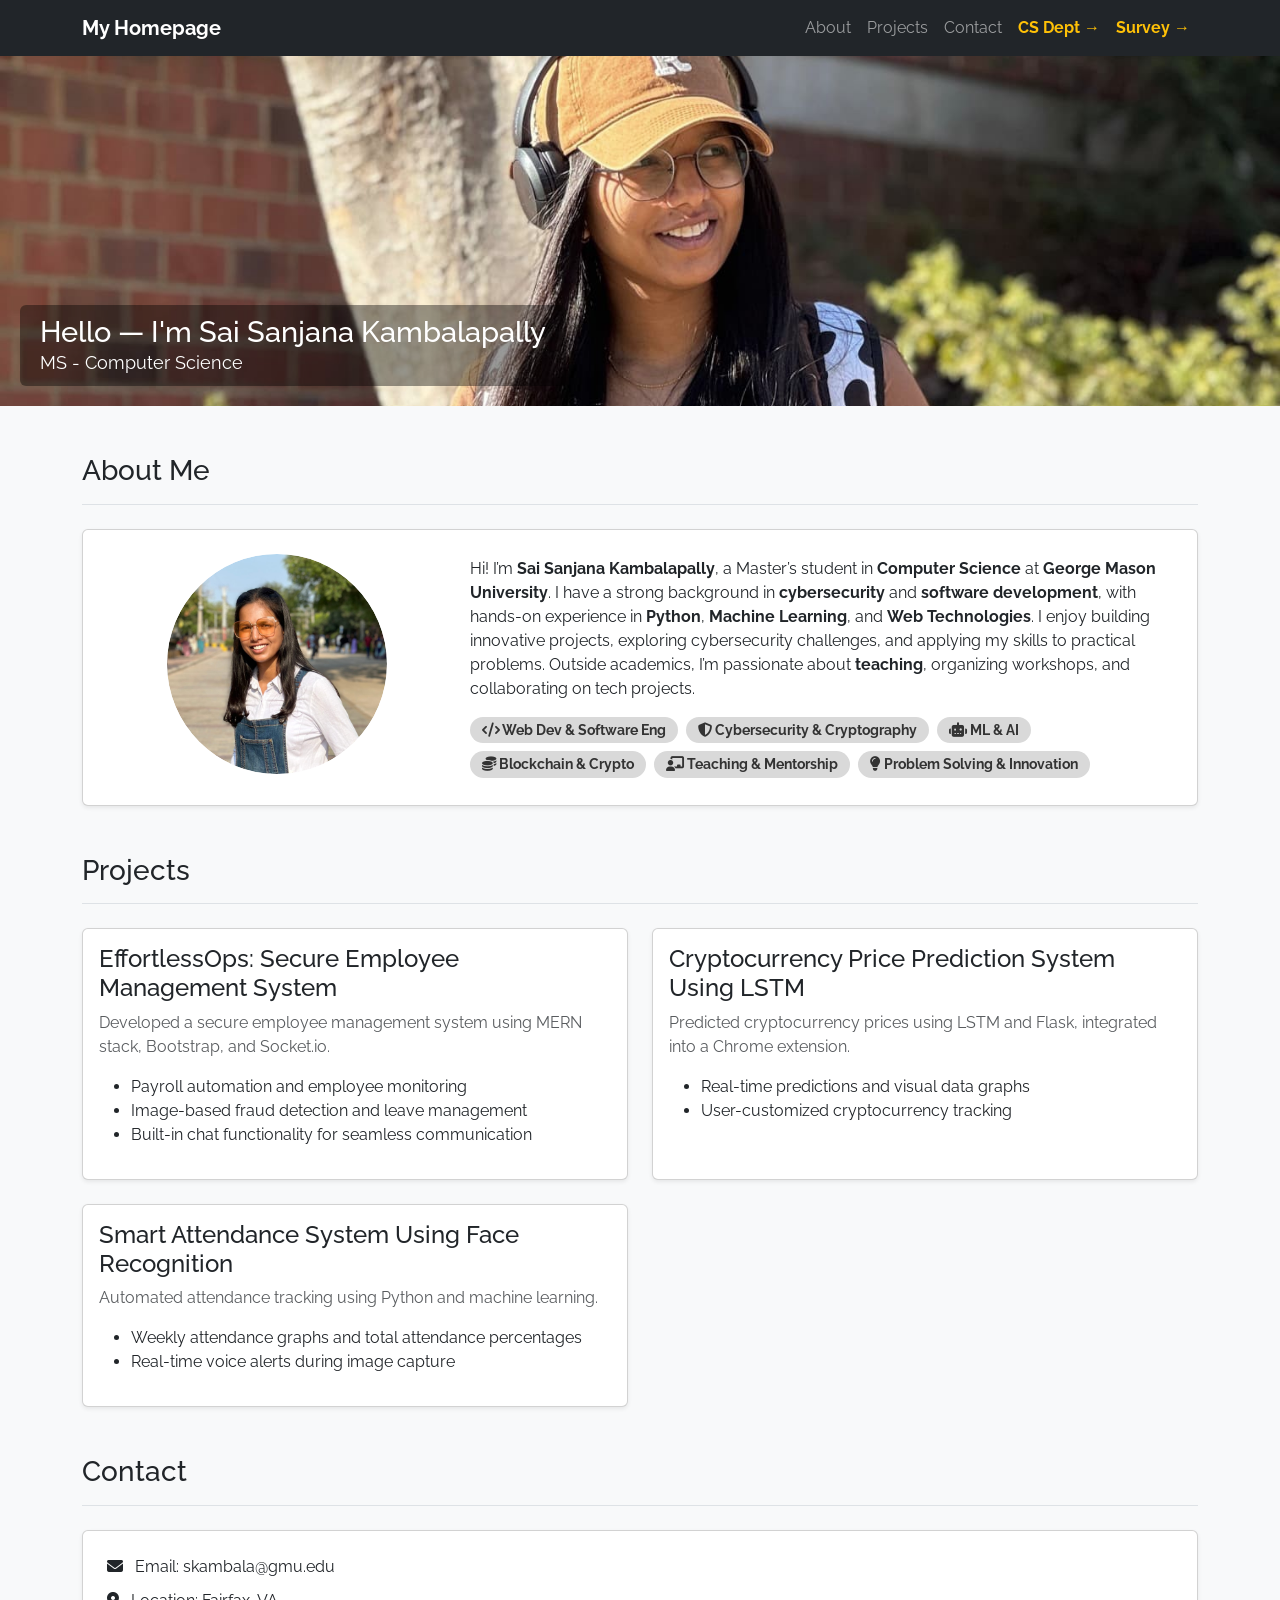
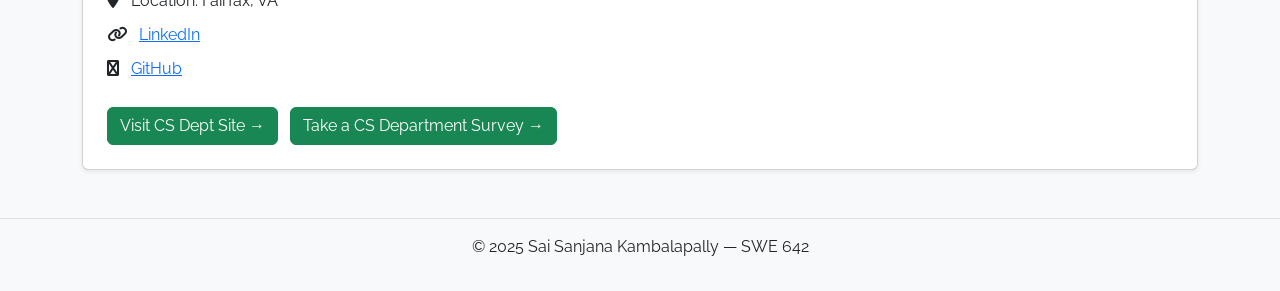
<file: index.html>
<!--Sai Sanjana Kambalapally-->

<!DOCTYPE html>
<html lang="en">
<head>
  <title>My SWE 642 Homepage</title>
  <meta charset="UTF-8">
  <meta name="viewport" content="width=device-width, initial-scale=1">

  <!-- Google Fonts -->
  <link rel="stylesheet" href="https://fonts.googleapis.com/css?family=Raleway">
  <!-- Font Awesome -->
  <link rel="stylesheet" href="https://cdnjs.cloudflare.com/ajax/libs/font-awesome/6.4.0/css/all.min.css">
  <!-- Bootstrap CSS -->
  <link href="https://cdn.jsdelivr.net/npm/bootstrap@5.3.3/dist/css/bootstrap.min.css" rel="stylesheet">
  <!-- Bootstrap Bundle JS (with Popper) -->
  <script src="https://cdn.jsdelivr.net/npm/bootstrap@5.3.3/dist/js/bootstrap.bundle.min.js"></script>

  <!-- Custom CSS -->
  <link rel="stylesheet" href="css/profile.css">
</head>
<body class="bg-light">

<!-- Navbar -->
<nav class="navbar navbar-expand-lg navbar-dark bg-dark fixed-top">
  <div class="container">
    <a class="navbar-brand fw-bold" href="index.html">My Homepage</a>
    <button class="navbar-toggler" type="button" data-bs-toggle="collapse" data-bs-target="#navbarNav"
      aria-controls="navbarNav" aria-expanded="false" aria-label="Toggle navigation">
      <span class="navbar-toggler-icon"></span>
    </button>
    <div class="collapse navbar-collapse" id="navbarNav">
      <ul class="navbar-nav ms-auto">
        <li class="nav-item"><a class="nav-link" href="#about">About</a></li>
        <li class="nav-item"><a class="nav-link" href="#projects">Projects</a></li>
        <li class="nav-item"><a class="nav-link" href="#contact">Contact</a></li>
        <li class="nav-item"><a class="nav-link text-warning fw-bold" href="csdept.html">CS Dept →</a></li>
        <li class="nav-item"><a class="nav-link text-warning fw-bold" href="survey.html">Survey →</a></li>
      </ul>
    </div>
  </div>
</nav>

<!-- Hero Section -->
<header class="hero">
  <img src="images/profile.jpg" alt="Profile background" class="hero-bg" aria-hidden="true">
  <div class="hero-content">
    <h1 class="name">Hello — I'm Sai Sanjana Kambalapally</h1>
    <p class="hero-subtitle">MS - Computer Science</p>
  </div>
</header>

<!-- About Section -->
<section class="container my-5" id="about">
  <h3 class="border-bottom pb-3 mb-4">About Me</h3>
  <div class="about-card card shadow-sm p-4">
    <div class="row g-4 align-items-center">
      <div class="col-md-4 text-center">
        <div class="profile-img-container">
          <img src="images/Sanjana.jpg" alt="Profile photo" class="profile-img rounded-circle img-fluid">
        </div>
      </div>
      <div class="col-md-8 about-text">
        <p>
          Hi! I’m <strong>Sai Sanjana Kambalapally</strong>, a Master’s student in <strong>Computer Science</strong> at 
          <strong>George Mason University</strong>. I have a strong background in <strong>cybersecurity</strong> and 
          <strong>software development</strong>, with hands-on experience in <strong>Python</strong>, <strong>Machine Learning</strong>, and 
          <strong>Web Technologies</strong>. I enjoy building innovative projects, exploring cybersecurity challenges, 
          and applying my skills to practical problems. Outside academics, I’m passionate about <strong>teaching</strong>, 
          organizing workshops, and collaborating on tech projects.
        </p>
        <div class="skills-badges">
          <span class="badge"><i class="fa fa-code"></i> Web Dev & Software Eng</span>
          <span class="badge"><i class="fa fa-shield-alt"></i> Cybersecurity & Cryptography</span>
          <span class="badge"><i class="fa fa-robot"></i> ML & AI</span>
          <span class="badge"><i class="fa fa-coins"></i> Blockchain & Crypto</span>
          <span class="badge"><i class="fa fa-chalkboard-teacher"></i> Teaching & Mentorship</span>
          <span class="badge"><i class="fa fa-lightbulb"></i> Problem Solving & Innovation</span>
        </div>
      </div>
    </div>
  </div>
</section>

<!-- Projects Section -->
<section class="container my-5" id="projects">
  <h3 class="border-bottom pb-3 mb-4">Projects</h3>
  <div class="row g-4">
    <div class="col-md-6">
      <div class="card h-100 shadow-sm">
        <div class="card-body">
          <h4>EffortlessOps: Secure Employee Management System</h4>
          <p class="text-muted">Developed a secure employee management system using MERN stack, Bootstrap, and Socket.io.</p>
          <ul>
            <li>Payroll automation and employee monitoring</li>
            <li>Image-based fraud detection and leave management</li>
            <li>Built-in chat functionality for seamless communication</li>
          </ul>
        </div>
      </div>
    </div>
    <div class="col-md-6">
      <div class="card h-100 shadow-sm">
        <div class="card-body">
          <h4>Cryptocurrency Price Prediction System Using LSTM</h4>
          <p class="text-muted">Predicted cryptocurrency prices using LSTM and Flask, integrated into a Chrome extension.</p>
          <ul>
            <li>Real-time predictions and visual data graphs</li>
            <li>User-customized cryptocurrency tracking</li>
          </ul>
        </div>
      </div>
    </div>
    <div class="col-md-6">
      <div class="card h-100 shadow-sm">
        <div class="card-body">
          <h4>Smart Attendance System Using Face Recognition</h4>
          <p class="text-muted">Automated attendance tracking using Python and machine learning.</p>
          <ul>
            <li>Weekly attendance graphs and total attendance percentages</li>
            <li>Real-time voice alerts during image capture</li>
          </ul>
        </div>
      </div>
    </div>
  </div>
</section>

<!-- Contact Section -->
<section class="container my-5" id="contact">
  <h3 class="border-bottom pb-3 mb-4">Contact</h3>
  <div class="card shadow-sm p-4">
    <div class="contact-item"><i class="fa fa-envelope me-2"></i> Email: skambala@gmu.edu</div>
    <div class="contact-item"><i class="fa fa-map-marker-alt me-2"></i> Location: Fairfax, VA</div>
    <div class="contact-item"><i class="fa fa-link me-2"></i>
      <a href="https://www.linkedin.com/in/sanjana-kambalapally/?originalSubdomain=in" target="_blank">LinkedIn</a>
    </div>
    <div class="contact-item"><i class="fa fa-github me-2"></i>
      <a href="https://github.com/saisanjana2410">GitHub</a>
    </div>
    <div class="mt-3">
      <a class="btn btn-success me-2" href="csdept.html">Visit CS Dept Site →</a>
      <a class="btn btn-success" href="survey.html">Take a CS Department Survey →</a>
    </div>
  </div>
</section>

<!-- Footer -->
<footer class="text-center py-3 bg-light border-top">
  <p>© <span id="year">2025</span> Sai Sanjana Kambalapally — SWE 642</p>
</footer>

</body>
</html>
</file>
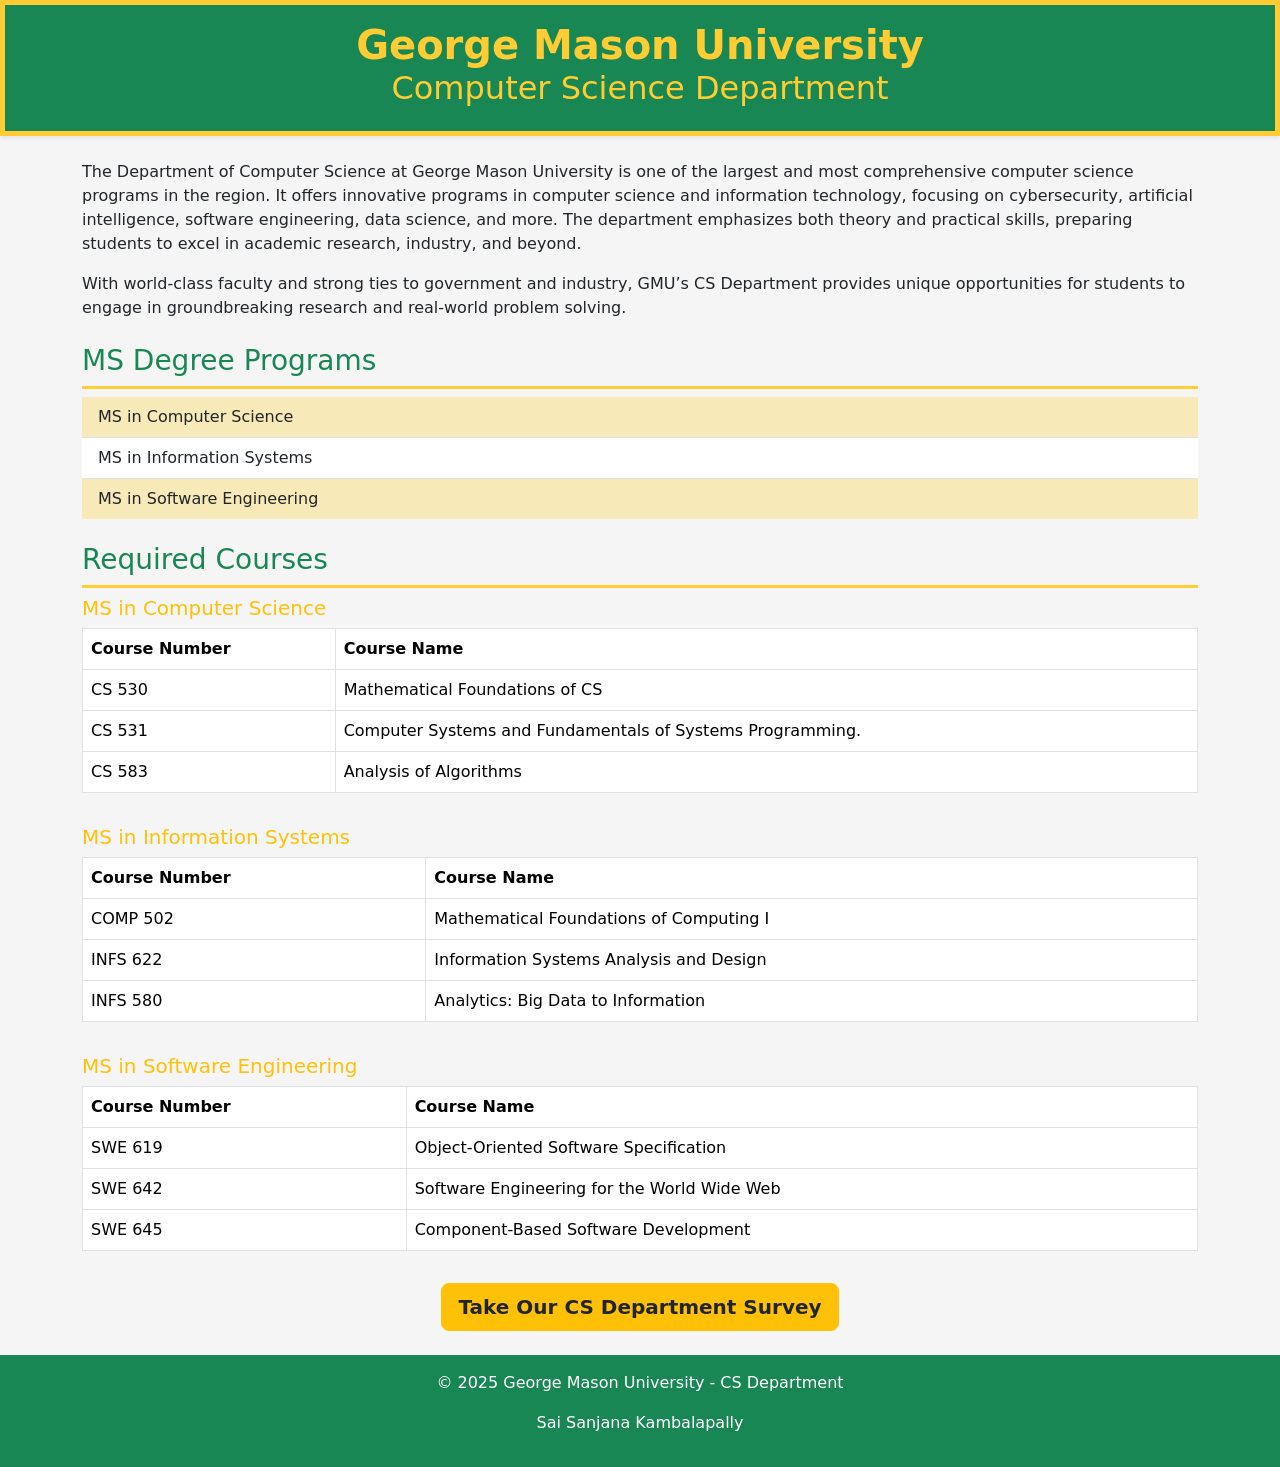
<file: csdept.html>
<!--Sai Sanjana Kambalapally-->

<!DOCTYPE html>
<html lang="en">
<head>
  <title>Computer Science Department - GMU</title>
  <meta charset="UTF-8">
  <meta name="viewport" content="width=device-width, initial-scale=1">

  <!-- Bootstrap CSS -->
  <link href="https://cdn.jsdelivr.net/npm/bootstrap@5.3.3/dist/css/bootstrap.min.css" rel="stylesheet">
  <!-- Custom CSS -->
  <link rel="stylesheet" href="css/csdept.css">
</head>
<body class="bg-light">

<!-- Header -->
<header class="bg-success text-center p-3 shadow-sm border border-5" style="border-color:#FFCC33 !important;">
    <h1 class="mb-0 fw-bold" style="color:#FFCC33;">George Mason University</h1>
    <h2 class="fw-light" style="color:#FFCC33;">Computer Science Department</h2>
  </header>

<!-- Content Container -->
<div class="container my-4">

  <!-- Department Description -->
  <section class="mb-4">
    <p>
      The Department of Computer Science at George Mason University is one of the largest and most comprehensive computer science programs in the region.
      It offers innovative programs in computer science and information technology, focusing on cybersecurity, artificial intelligence, software engineering,
      data science, and more. The department emphasizes both theory and practical skills, preparing students to excel in academic research, industry, and beyond.
    </p>
    <p>
      With world-class faculty and strong ties to government and industry, GMU’s CS Department provides unique opportunities for students
      to engage in groundbreaking research and real-world problem solving.
    </p>
  </section>

  <!-- Degree Programs -->
  <section class="mb-4">
    <h3 class="text-success border-bottom border-3 pb-2" style="border-color:#FFCC33 !important;">MS Degree Programs</h3>
    <ul class="list-group list-group-flush">
      <li class="list-group-item bg-warning bg-opacity-25">MS in Computer Science</li>
      <li class="list-group-item">MS in Information Systems</li>
      <li class="list-group-item bg-warning bg-opacity-25">MS in Software Engineering</li>
    </ul>
  </section>

  <!-- Required Courses -->
  <section class="mb-4">
    <h3 class="text-success border-bottom border-3 pb-2" style="border-color:#FFCC33 !important;">Required Courses</h3>

    <!-- CS Table -->
    <div class="table-responsive mb-3">
      <h5 class="text-warning">MS in Computer Science</h5>
      <table class="table table-bordered align-middle">
        <thead style="background-color:#FFCC33; color:#000;">
          <tr>
            <th>Course Number</th>
            <th>Course Name</th>
          </tr>
        </thead>
        <tbody>
          <tr><td>CS 530</td><td>Mathematical Foundations of CS</td></tr>
          <tr><td>CS 531</td><td>Computer Systems and Fundamentals of Systems Programming. </td></tr>
          <tr><td>CS 583</td><td>Analysis of Algorithms </td></tr>
        </tbody>
      </table>
    </div>

    <!-- InfoSys Table -->
    <div class="table-responsive mb-3">
      <h5 class="text-warning">MS in Information Systems</h5>
      <table class="table table-bordered align-middle">
        <thead style="background-color:#FFCC33; color:#000;">
          <tr>
            <th>Course Number</th>
            <th>Course Name</th>
          </tr>
        </thead>
        <tbody>
          <tr><td>COMP 502</td><td>Mathematical Foundations of Computing I</td></tr>
          <tr><td>INFS 622</td><td>Information Systems Analysis and Design</td></tr>
          <tr><td>INFS 580</td><td>Analytics: Big Data to Information</td></tr>
        </tbody>
      </table>
    </div>

    <!-- SWE Table -->
    <div class="table-responsive mb-3">
      <h5 class="text-warning">MS in Software Engineering</h5>
      <table class="table table-bordered align-middle">
        <thead style="background-color:#FFCC33; color:#000;">
          <tr>
            <th>Course Number</th>
            <th>Course Name</th>
          </tr>
        </thead>
        <tbody>
          <tr><td>SWE 619</td><td>Object-Oriented Software Specification</td></tr>
          <tr><td>SWE 642</td><td>Software Engineering for the World Wide Web</td></tr>
          <tr><td>SWE 645</td><td>Component-Based Software Development</td></tr>
        </tbody>
      </table>
    </div>

  <!-- Link to Survey -->
  <section class="text-center mb-4">
    <a href="survey.html" class="btn btn-warning btn-lg text-dark fw-bold">Take Our CS Department Survey</a>
  </section>

</div>

<!-- Footer -->
<footer class="text-center p-3 bg-success text-white">
  <p>© <span id="year">2025</span> George Mason University - CS Department</p>
  <p>Sai Sanjana Kambalapally</p>
</footer>

</body>
</html>
</file>
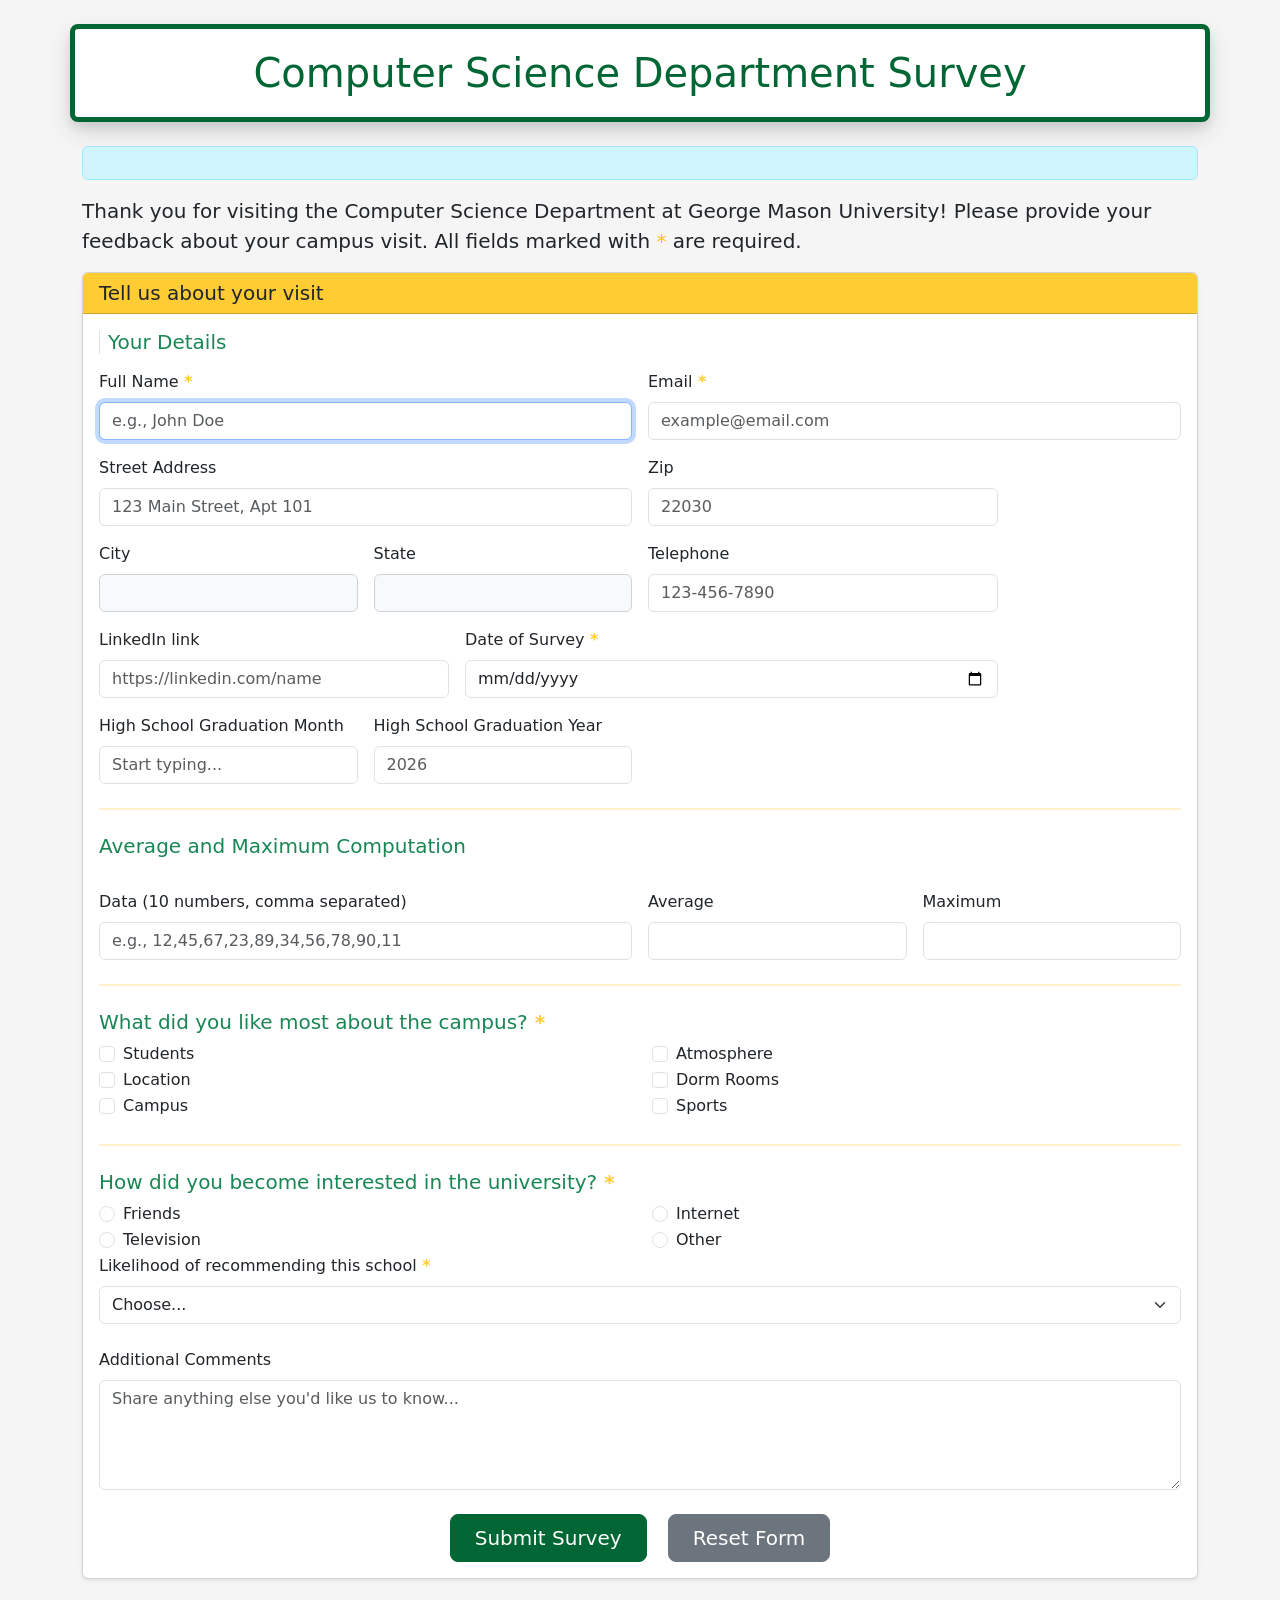
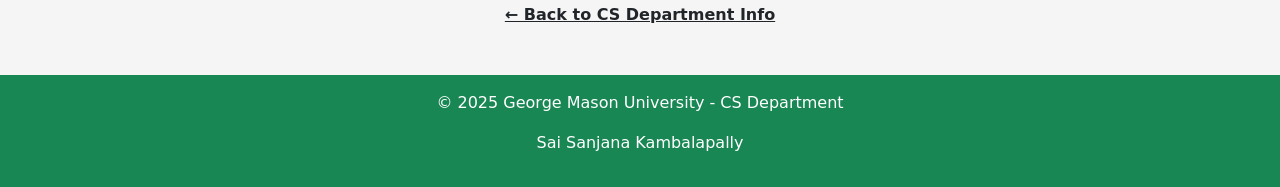
<file: survey.html>
<!--Sai Sanjana Kambalapally-->

<!DOCTYPE html>
<html lang="en">
<head>
  <title>CS Department Survey</title>
  <meta charset="UTF-8">
  <meta name="viewport" content="width=device-width, initial-scale=1">

  <!-- Bootstrap 5 -->
  <link href="https://cdn.jsdelivr.net/npm/bootstrap@5.3.3/dist/css/bootstrap.min.css" rel="stylesheet">
  <link rel="stylesheet" href="css/csdept.css">
</head>
<body class="bg-light">

  <!-- Header -->
  <header class="header-box container my-4">
    <h1 class="mb-0">Computer Science Department Survey</h1>
  </header>

  <main class="container pb-5">
    <!-- Greetings Message -->
    <div id="greeting" class="alert alert-info my-3"></div>

    <p class="lead">
      Thank you for visiting the Computer Science Department at George Mason University!
      Please provide your feedback about your campus visit. All fields marked with <span class="text-warning">*</span> are required.
    </p>

    <div class="card shadow-sm">
      <div class="card-header bg-gmu-yellow">
        <h2 class="h5 mb-0 text-dark">Tell us about your visit</h2>
      </div>
      <div class="card-body">
        <!-- Form without JS validation -->
        <form action="#" autocomplete="on" role="form" aria-labelledby="formTitle">
          <h3 id="formTitle" class="h5 text-success border-start ps-2 mb-3" style="border-left:6px solid #FFCC33;">Your Details</h3>

          <div class="row g-3">
            <!-- Full Name (required) -->
            <div class="col-md-6">
              <label for="username" class="form-label required-label">Full Name</label>
              <input type="text" class="form-control" id="username" name="username"
                     placeholder="e.g., John Doe" required autofocus>
            </div>

            <!-- Email (required) -->
            <div class="col-md-6">
              <label for="email" class="form-label required-label">Email</label>
              <input type="email" class="form-control" id="email" name="email"
                     placeholder="example@email.com" required>
            </div>

            <!-- Optional fields -->
            <!-- Street Address -->
            <div class="col-md-6">
              <label for="address" class="form-label">Street Address</label>
              <input type="text" class="form-control" id="address" name="address"
                     placeholder="123 Main Street, Apt 101">
            </div>

            <!-- Zip (required) -->
            <div class="col-md-4">
              <label for="zip" class="form-label">Zip</label>
              <input type="text" class="form-control" id="zip" name="zip"
                     placeholder="22030" onblur="lookupZip()" required>
              <small id="zipError" class="text-danger"></small>
            </div>

            <!-- City -->
            <div class="col-md-3">
              <label class="form-label">City</label>
              <div id="city" class="form-control readonly-field"></div>
            </div>

            <!-- State -->
            <div class="col-md-3">
              <label class="form-label">State</label>
              <div id="state" class="form-control readonly-field"></div>
            </div>


            <!-- phone -->
            <div class="col-md-4">
              <label for="phone" class="form-label">Telephone</label>
              <input type="tel" class="form-control" id="phone" name="phone"
                     placeholder="123-456-7890">
            </div>

            <!-- LinkedIn link -->
            <div class="col-md-4">
              <label for="website" class="form-label">LinkedIn link</label>
              <input type="url" class="form-control" id="website" name="website"
                     placeholder="https://linkedin.com/name">
            </div>

            <!-- Date of Survey (required) -->
            <div class="col-md-6">
              <label for="surveyDate" class="form-label required-label">Date of Survey</label>
              <input type="date" class="form-control" id="surveyDate" name="surveyDate" required>
            </div>

            <!-- Graduation month -->
            <div class="col-md-3">
              <label for="gradMonth" class="form-label">High School Graduation Month</label>
              <input class="form-control" list="months" id="gradMonth" name="gradMonth" placeholder="Start typing...">
              <datalist id="months">
                <option value="January"><option value="February"><option value="March">
                <option value="April"><option value="May"><option value="June">
                <option value="July"><option value="August"><option value="September">
                <option value="October"><option value="November"><option value="December">
              </datalist>
            </div>

            <!-- Graduation year -->
            <div class="col-md-3">
              <label for="gradYear" class="form-label">High School Graduation Year</label>
              <input type="number" class="form-control" id="gradYear" name="gradYear"
                     placeholder="2026" min="1980" max="2100" step="1">
            </div>
          </div>

          <hr class="my-4 divider-yellow">

          <!-- Data Input -->
          <h3 class="h5 text-success mb-2">Average and Maximum Computation</h3>
          <div class="row g-3 mt-3">
              <div class="col-md-6">
                  <label for="dataInput" class="form-label">Data (10 numbers, comma separated)</label>
                  <input type="text" class="form-control" id="dataInput" placeholder="e.g., 12,45,67,23,89,34,56,78,90,11">
              </div>

              <div class="col-md-3">
                  <label for="average" class="form-label">Average</label>
                  <input type="text" class="form-control" id="average" readonly>
              </div>
            
              <div class="col-md-3">
                  <label for="maximum" class="form-label">Maximum</label>
                  <input type="text" class="form-control" id="maximum" readonly>
              </div>
          </div>

          <hr class="my-4 divider-yellow">
          <!-- Campus likes (checkboxes) -->
          <h3 class="h5 text-success mb-2  required-label">What did you like most about the campus?</h3>
          <div class="row">
            <div class="col-12 col-md-6">
              <div class="form-check">
                <input class="form-check-input" type="checkbox" id="like_students" name="likes" value="students">
                <label class="form-check-label" for="like_students">Students</label>
              </div>
              <div class="form-check">
                <input class="form-check-input" type="checkbox" id="like_location" name="likes" value="location">
                <label class="form-check-label" for="like_location">Location</label>
              </div>
              <div class="form-check">
                <input class="form-check-input" type="checkbox" id="like_campus" name="likes" value="campus">
                <label class="form-check-label" for="like_campus">Campus</label>
              </div>
            </div>
            <div class="col-12 col-md-6">
              <div class="form-check">
                <input class="form-check-input" type="checkbox" id="like_atmosphere" name="likes" value="atmosphere">
                <label class="form-check-label" for="like_atmosphere">Atmosphere</label>
              </div>
              <div class="form-check">
                <input class="form-check-input" type="checkbox" id="like_dorms" name="likes" value="dorm rooms">
                <label class="form-check-label" for="like_dorms">Dorm Rooms</label>
              </div>
              <div class="form-check">
                <input class="form-check-input" type="checkbox" id="like_sports" name="likes" value="sports">
                <label class="form-check-label" for="like_sports">Sports</label>
              </div>
            </div>
          </div>

          <hr class="my-4 divider-yellow">

          <!-- Interest source (radios) -->
          <h3 class="h5 text-success mb-2 required-label">How did you become interested in the university?</h3>
          <div class="row">
            <div class="col-12 col-md-6">
              <div class="form-check">
                <input class="form-check-input" type="radio" name="interest" id="int_friends" value="friends">
                <label class="form-check-label" for="int_friends">Friends</label>
              </div>
              <div class="form-check">
                <input class="form-check-input" type="radio" name="interest" id="int_tv" value="television">
                <label class="form-check-label" for="int_tv">Television</label>
              </div>
            </div>
            <div class="col-12 col-md-6">
              <div class="form-check">
                <input class="form-check-input" type="radio" name="interest" id="int_internet" value="internet">
                <label class="form-check-label" for="int_internet">Internet</label>
              </div>
              <div class="form-check">
                <input class="form-check-input" type="radio" name="interest" id="int_other" value="other">
                <label class="form-check-label" for="int_other">Other</label>
              </div>
            </div>
          </div>

          <!-- Likelihood dropdown -->
          <label for="recommend" class="form-label required-label">Likelihood of recommending this school</label>
          <select id="recommend" name="recommend" class="form-select" required>
            <option value="" selected disabled>Choose...</option>
            <option value="Very Likely">Very Likely</option>
            <option value="Likely">Likely</option>
            <option value="Unlikely">Unlikely</option>
          </select>

          <!-- Comments -->
          <div class="mt-4">
            <label for="comments" class="form-label">Additional Comments</label>
            <textarea id="comments" name="comments" class="form-control" rows="4"
                      placeholder="Share anything else you'd like us to know..."></textarea>
          </div>

          <!-- Submit & Reset buttons -->
          <div class="text-center mt-4">
            <button type="button" class="btn btn-gmu-green btn-lg px-4" onclick="validateFormOnClick()">Submit Survey</button>
            <button type="button" class="btn btn-secondary btn-lg px-4 ms-3" onclick="resetForm()">Reset Form</button>
          </div>
        </form>
      </div>
    </div>

    <!-- Back link -->
    <div class="text-center mt-4">
      <a href="/csdept.html" class="link-dark fw-semibold">← Back to CS Department Info</a>
    </div>
  </main>

  <!-- Footer -->
  <footer class="text-center p-3 bg-success text-white">
    <p>© <span id="year">2025</span> George Mason University - CS Department</p>
    <p>Sai Sanjana Kambalapally</p>
  </footer>

<script src="js/survey.js"></script>

</body>
</html>
</file>
<file: css/profile.css>
/* Sai Sanjana Kambalapally */

/* Font setup */
body, h1, h2, h3, h4, h5 {
  font-family: 'Raleway', sans-serif;
}

/* Prevent navbar overlap on anchor links */
html {
  scroll-padding-top: 90px;
}

/* Hero section */
.hero {
  position: relative;
  margin-top: 56px; /* account for fixed navbar */
}
.hero-bg {
  width: 100%;
  height: 350px;
  object-fit: cover;
  filter: saturate(90%);
}
.hero-content {
  position: absolute;
  bottom: 20px;
  left: 20px;
  color: white;
  background: rgba(0,0,0,0.4);
  padding: 10px 20px;
  border-radius: 6px;
}
.hero-content h1 {
  font-size: 1.8rem;
  margin: 0;
}
.hero-content p {
  margin: 0;
  font-size: 1.1rem;
}

/* About section */
.about-card:hover {
  transform: translateY(-5px);
  box-shadow: 0 12px 24px rgba(0,0,0,0.15) !important;
  transition: all 0.3s ease;
}
.profile-img-container {
  overflow: hidden;
  border-radius: 50%;
  display: inline-block;
}
.profile-img {
  max-width: 220px;
  transition: transform 0.3s ease;
}
.profile-img-container:hover .profile-img {
  transform: scale(1.05) rotate(2deg);
}

/* Skill badges */
.skills-badges {
  display: flex;
  flex-wrap: wrap;
  gap: 8px;
  margin-top: 12px;
}
.badge {
  background-color: #d9d9d9;
  color: #333;
  border-radius: 20px;
  padding: 6px 12px;
  font-size: 0.9rem;
  transition: all 0.2s ease;
}
.badge:hover {
  background-color: #cfcfcf;
  transform: translateY(-2px);
}

/* Contact section */
.contact-item {
  margin-bottom: 10px;
  font-size: 1rem;
}

/* Responsive tweaks */
@media (max-width: 768px) {
  .hero-bg {
    height: 250px;
  }
  .hero-content h1 {
    font-size: 1.2rem;
  }
  .hero-content p {
    font-size: 0.9rem;
  }
}
</file>
<file: css/csdept.css>
/* Sai Sanjana Kambalapally */

/* GMU color variables */
:root {
    --gmu-green: #006633;
    --gmu-yellow: #FFCC33;
}

/* Headings use GMU green */
h1, h2, h3, h4, h5 { color: var(--gmu-green); }

/* GMU green buttons styling */
.btn-gmu-green {
    background-color: var(--gmu-green);
    border-color: var(--gmu-green);
    color: #fff;
}
.btn-gmu-green:hover {
    background-color: #045528;
    border-color: #045528;
    color: #fff;
}

/* Background color utility classes */
.bg-gmu-green { background-color: var(--gmu-green) !important; }
.bg-gmu-yellow { background-color: var(--gmu-yellow) !important; }

/* Header box style for survey page */
.header-box {
    border: 5px solid var(--gmu-green);
    border-radius: 0.5rem;
    background-color: #ffffff;
    color: var(--gmu-yellow);
    padding: 1.25rem 1.5rem;
    box-shadow: 0 10px 25px rgba(0,0,0,.12), 0 6px 10px rgba(0,0,0,.08);
    text-align: center;
}

/* Add asterisk for required labels */
.required-label::after {
    content: " *";
    color: var(--gmu-yellow);
    font-weight: 700;
}

/* City and State */
.readonly-field {
  background-color: #f8f9fa; /* light gray like disabled input */
  color: #6c757d;           /* muted text */
  height: 38px;             /* match Bootstrap input height */
  padding: 0.375rem 0.75rem;
  border: 1px solid #ced4da;
  border-radius: 0.375rem;
  display: flex;
  align-items: center;
}


/* Yellow divider line between form sections */
.divider-yellow { border: 0; height: 2px; background: var(--gmu-yellow); }

/* Light background for survey pages */
body.bg-light { background-color: #f5f5f5 !important; }

/* Optional: hide browser tick marks for optional fields */
.optional-field:valid { background-image: none !important; }
</file>
